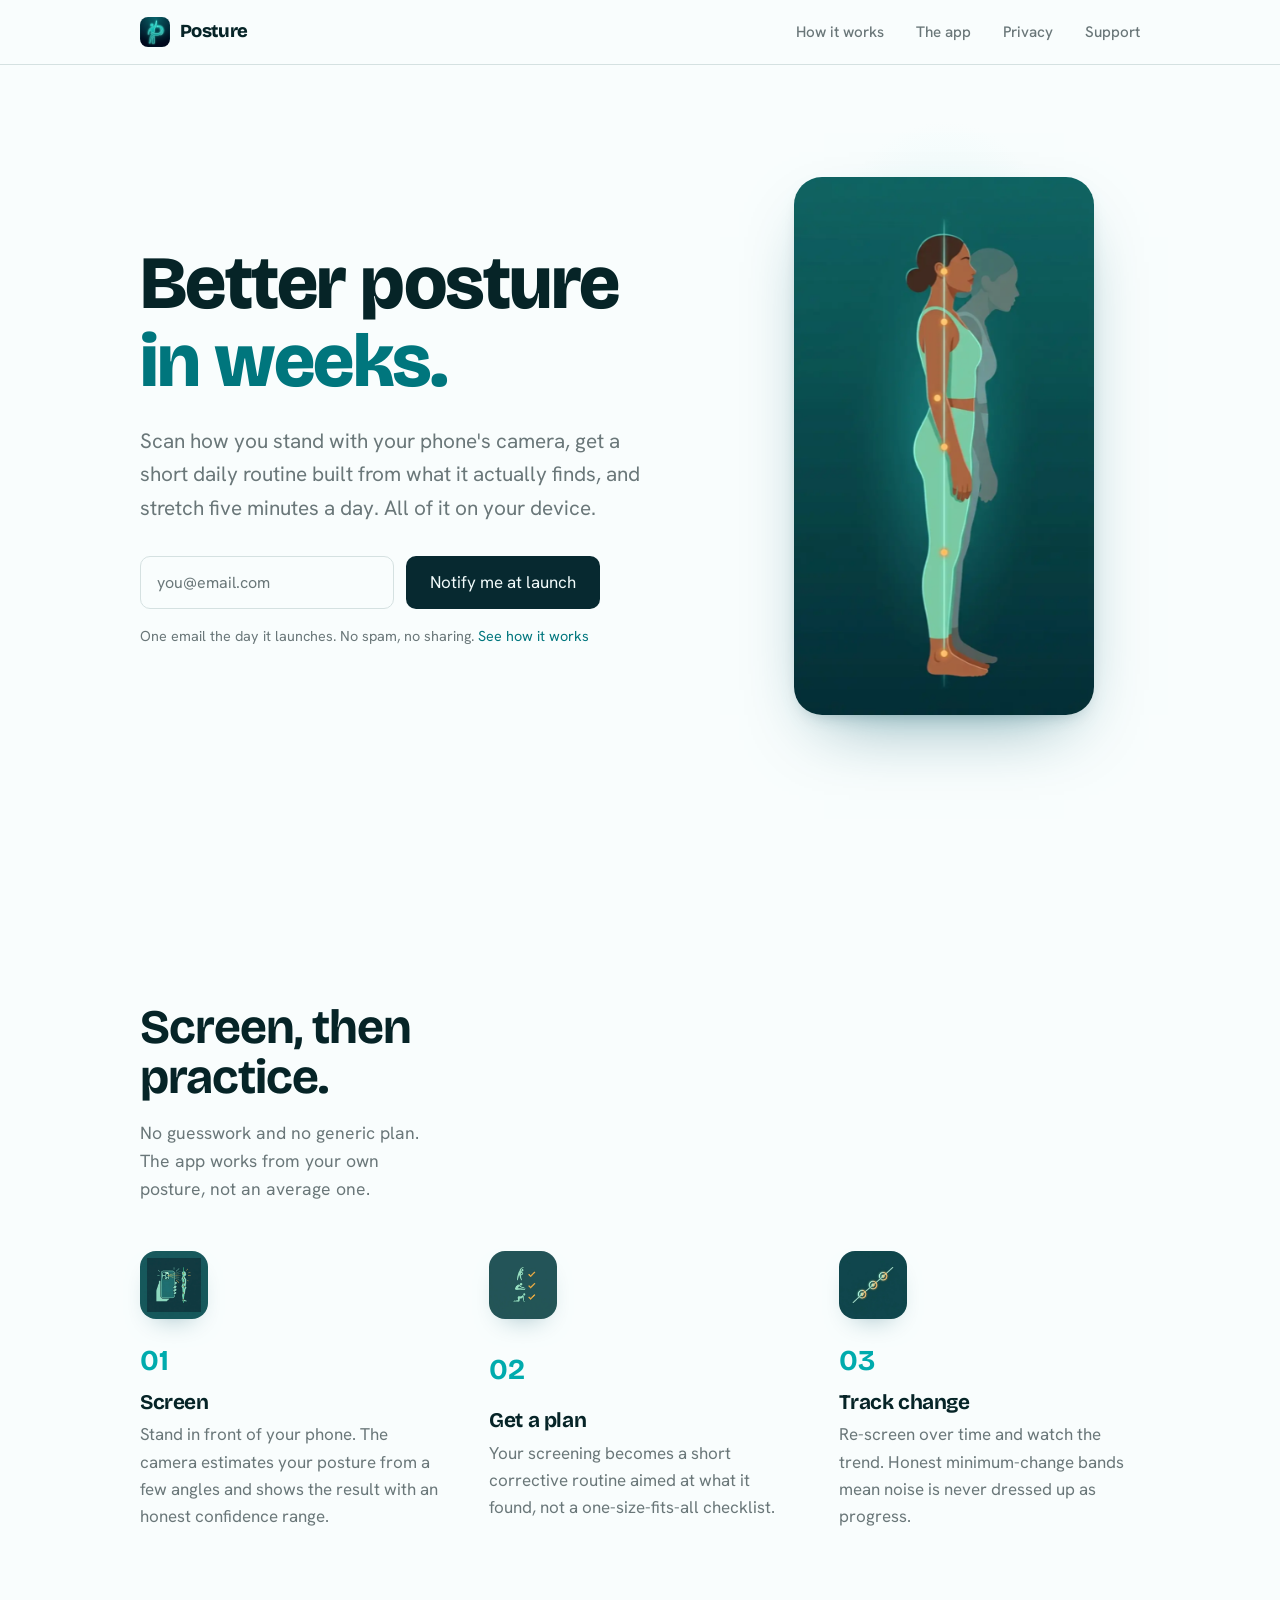
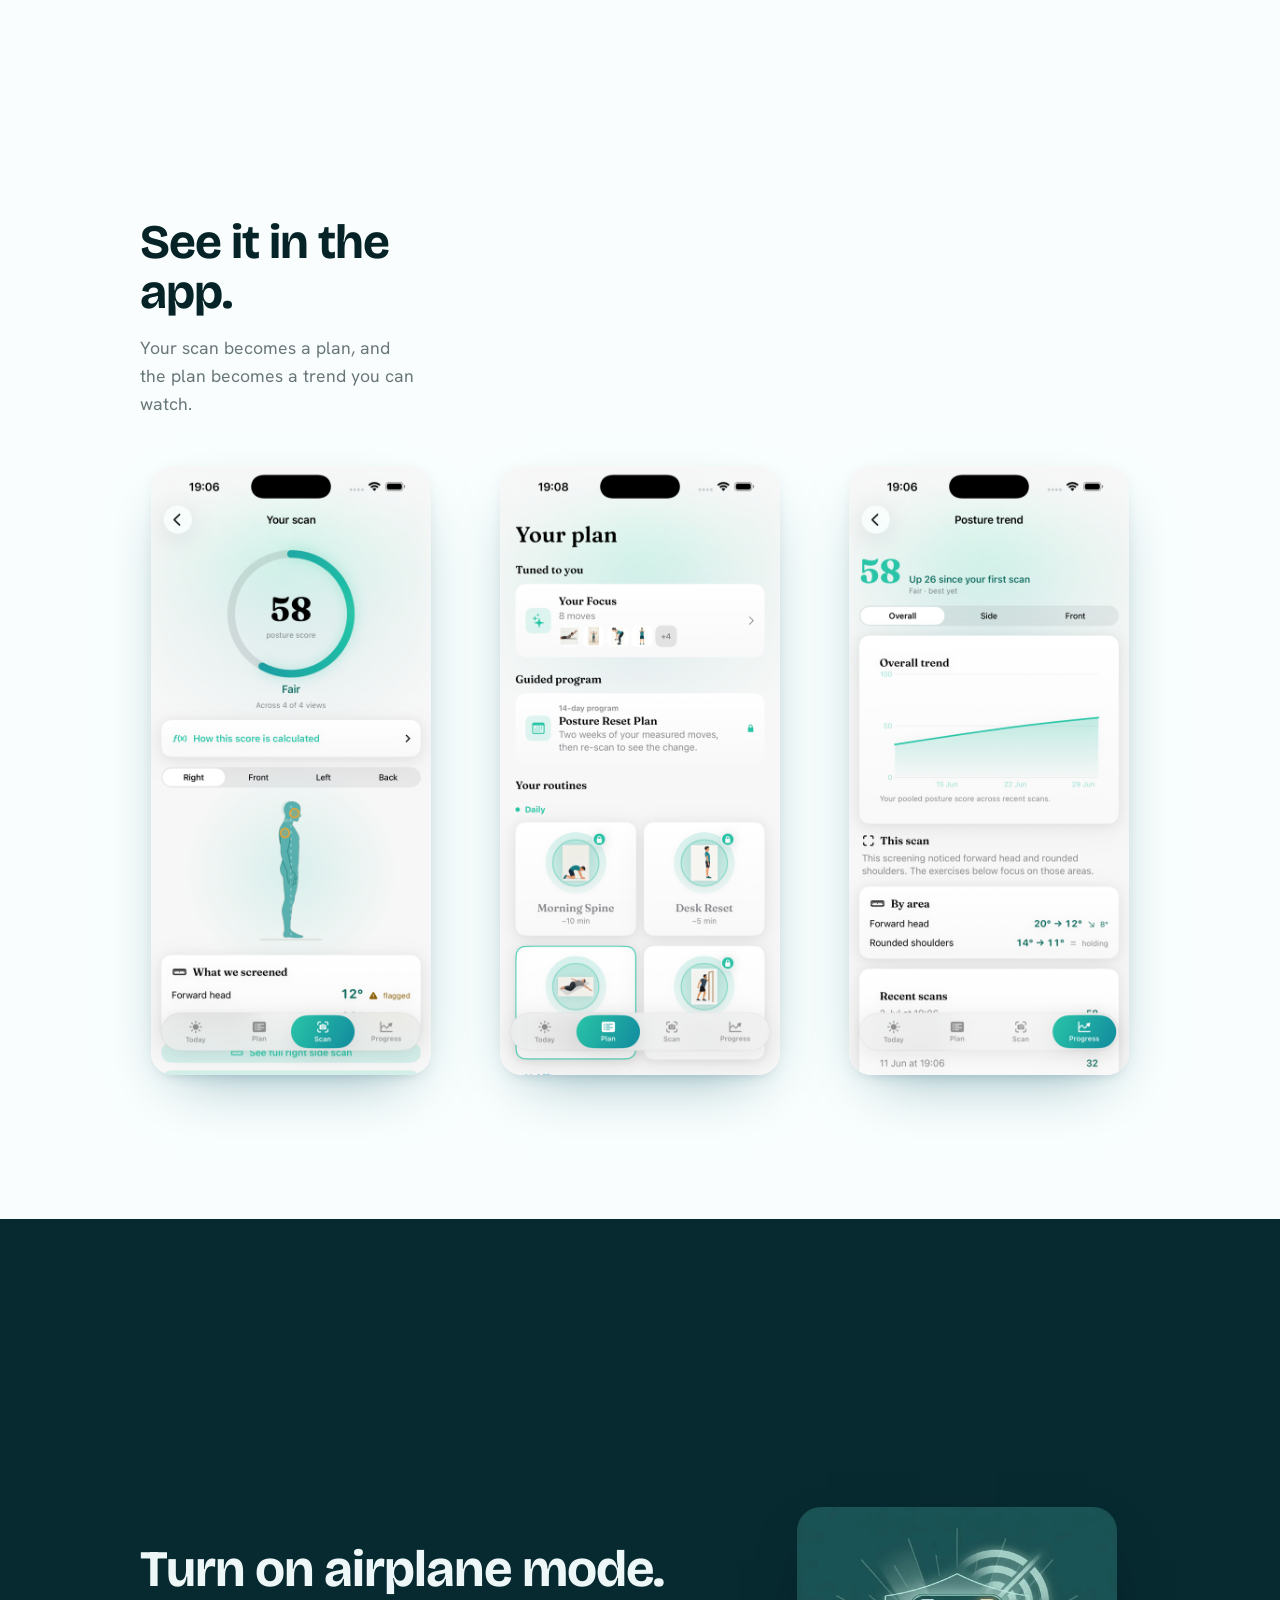
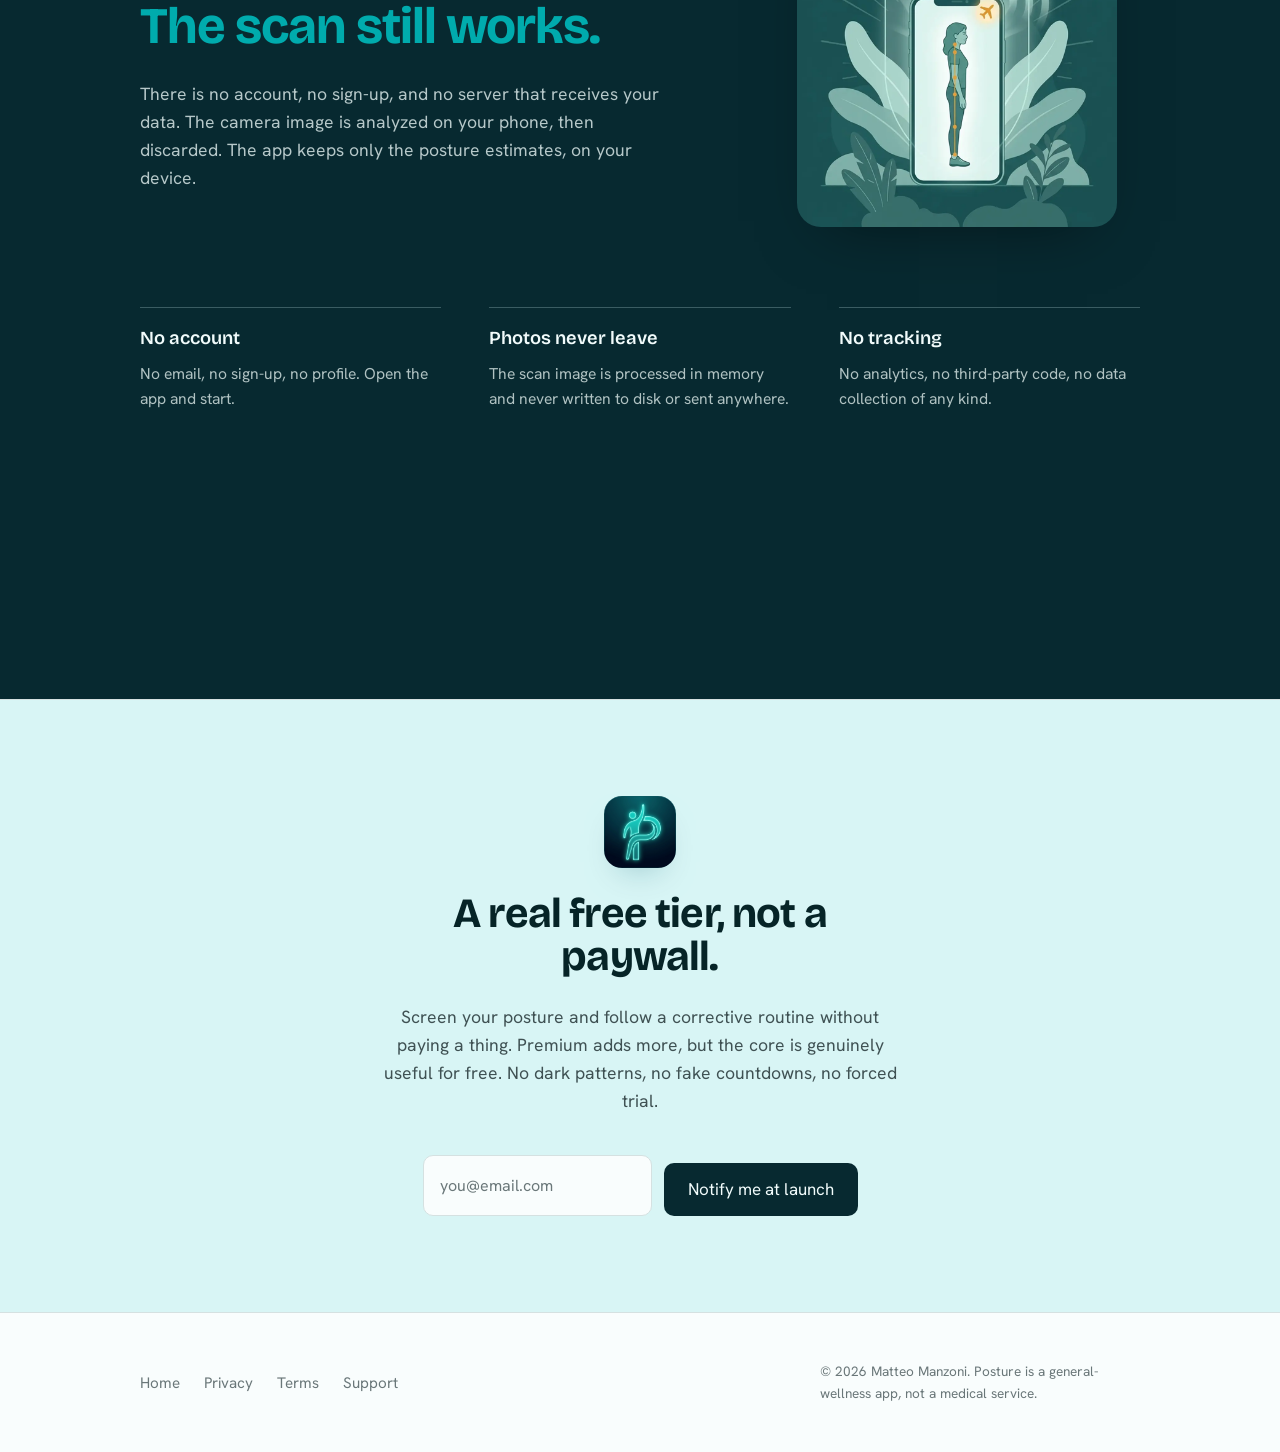
<file: index.html>
<!DOCTYPE html>
<html lang="en">
<head>
  <meta charset="UTF-8">
  <meta name="viewport" content="width=device-width, initial-scale=1.0">
  <title>Posture - check and improve your posture, privately</title>
  <meta name="description" content="Posture screens how you stand using your phone, then builds a short daily routine around what it finds. No account, no cloud, your photos never leave your device.">
  <meta property="og:title" content="Posture - check and improve your posture, privately">
  <meta property="og:description" content="Screen your posture on your phone, get a short daily routine, all on your device.">
  <meta property="og:image" content="https://matteo-manzoni.github.io/posture-app/img/og-card.png">
  <meta property="og:type" content="website">
  <meta name="twitter:card" content="summary_large_image">
  <meta name="theme-color" media="(prefers-color-scheme: light)" content="#fbfdfd">
  <meta name="theme-color" media="(prefers-color-scheme: dark)" content="#14191c">
  <link rel="icon" href="appicon.png">
  <link rel="stylesheet" href="style.css">
</head>
<body>
  <header class="nav">
    <div class="wrap">
      <a class="brand" href="/posture-app/"><img src="appicon.png" alt=""> Posture</a>
      <nav class="nav-links">
        <a href="#how">How it works</a>
        <a href="#app">The app</a>
        <a href="#privacy">Privacy</a>
        <a href="support.html">Support</a>
      </nav>
    </div>
  </header>

  <main>
    <section class="hero">
      <div class="wrap">
        <div>
          <h1 class="reveal">Better posture<br><em>in weeks.</em></h1>
          <p class="lead reveal" data-delay="1">Scan how you stand with your phone's camera, get a short daily routine built from what it actually finds, and stretch five minutes a day. All of it on your device.</p>
          <form class="notify reveal" data-delay="2" action="https://buttondown.com/api/emails/embed-subscribe/matteomanzoni" method="POST">
            <input type="email" name="email" required autocomplete="email" placeholder="you@email.com" aria-label="Your email">
            <input type="hidden" name="embed" value="1">
            <button type="submit" class="btn">Notify me at launch</button>
          </form>
          <p class="fineprint reveal" data-delay="3">One email the day it launches. No spam, no sharing. <a href="#how">See how it works</a></p>
        </div>
        <div class="hero-art reveal" data-delay="1">
          <img src="img/hero-figure.png" alt="Side-view posture figure with alignment line and joint markers" width="335" height="600">
        </div>
      </div>
    </section>

    <section id="how">
      <div class="wrap">
        <div class="section-head reveal">
          <h2>Screen, then practice.</h2>
          <p>No guesswork and no generic plan. The app works from your own posture, not an average one.</p>
        </div>
        <div class="steps">
          <div class="step reveal">
            <img class="step-icon" src="img/step-screen.png" alt="" width="72" height="72" loading="lazy">
            <span class="num">01</span>
            <div>
              <h3>Screen</h3>
              <p>Stand in front of your phone. The camera estimates your posture from a few angles and shows the result with an honest confidence range.</p>
            </div>
          </div>
          <div class="step reveal" data-delay="1">
            <img class="step-icon" src="img/step-plan.png" alt="" width="72" height="72" loading="lazy">
            <span class="num">02</span>
            <div>
              <h3>Get a plan</h3>
              <p>Your screening becomes a short corrective routine aimed at what it found, not a one-size-fits-all checklist.</p>
            </div>
          </div>
          <div class="step reveal" data-delay="2">
            <img class="step-icon" src="img/step-track.png" alt="" width="72" height="72" loading="lazy">
            <span class="num">03</span>
            <div>
              <h3>Track change</h3>
              <p>Re-screen over time and watch the trend. Honest minimum-change bands mean noise is never dressed up as progress.</p>
            </div>
          </div>
        </div>
      </div>
    </section>

    <section id="app" class="gallery-sec">
      <div class="wrap">
        <div class="section-head reveal">
          <h2>See it in the app.</h2>
          <p>Your scan becomes a plan, and the plan becomes a trend you can watch.</p>
        </div>
        <div class="gallery">
          <img class="shot reveal" src="img/app-scan.png" alt="Your scan result screen with an honest posture score" loading="lazy" width="276" height="600">
          <img class="shot reveal" data-delay="1" src="img/app-plan.png" alt="Your daily plan, tuned to your scan" loading="lazy" width="276" height="600">
          <img class="shot reveal" data-delay="2" src="img/app-progress.png" alt="Your posture trend over recent scans" loading="lazy" width="276" height="600">
        </div>
      </div>
    </section>

    <section class="privacy" id="privacy">
      <div class="wrap">
        <div class="privacy-head">
          <div>
            <p class="statement reveal">Turn on airplane mode. <b>The scan still works.</b></p>
            <p class="blurb reveal" data-delay="1">There is no account, no sign-up, and no server that receives your data. The camera image is analyzed on your phone, then discarded. The app keeps only the posture estimates, on your device.</p>
          </div>
          <img class="privacy-art reveal" data-delay="1" src="img/privacy-visual.png" alt="Phone running the scan in airplane mode, processing on device" width="300" height="300" loading="lazy">
        </div>
        <div class="points">
          <div class="point reveal">
            <h4>No account</h4>
            <p>No email, no sign-up, no profile. Open the app and start.</p>
          </div>
          <div class="point reveal" data-delay="1">
            <h4>Photos never leave</h4>
            <p>The scan image is processed in memory and never written to disk or sent anywhere.</p>
          </div>
          <div class="point reveal" data-delay="2">
            <h4>No tracking</h4>
            <p>No analytics, no third-party code, no data collection of any kind.</p>
          </div>
        </div>
      </div>
    </section>

    <section class="free">
      <div class="wrap reveal">
        <img class="free-icon" src="appicon.png" alt="" width="72" height="72">
        <h2>A real free tier, not a paywall.</h2>
        <p>Screen your posture and follow a corrective routine without paying a thing. Premium adds more, but the core is genuinely useful for free. No dark patterns, no fake countdowns, no forced trial.</p>
        <form class="notify" action="https://buttondown.com/api/emails/embed-subscribe/matteomanzoni" method="POST">
          <input type="email" name="email" required autocomplete="email" placeholder="you@email.com" aria-label="Your email">
          <input type="hidden" name="embed" value="1">
          <button type="submit" class="btn">Notify me at launch</button>
        </form>
      </div>
    </section>
  </main>

  <footer>
    <div class="wrap">
      <div class="flinks">
        <a href="/posture-app/">Home</a>
        <a href="privacy.html">Privacy</a>
        <a href="terms.html">Terms</a>
        <a href="support.html">Support</a>
      </div>
      <p class="legal">&copy; 2026 Matteo Manzoni. Posture is a general-wellness app, not a medical service.</p>
    </div>
  </footer>

  <script>
    // Staggered scroll-in reveals; respects reduced-motion via CSS.
    const io = new IntersectionObserver((entries) => {
      for (const e of entries) {
        if (e.isIntersecting) { e.target.classList.add('in'); io.unobserve(e.target); }
      }
    }, { rootMargin: '0px 0px -8% 0px', threshold: 0.1 });
    document.querySelectorAll('.reveal').forEach(el => io.observe(el));
  </script>
</body>
</html>
</file>
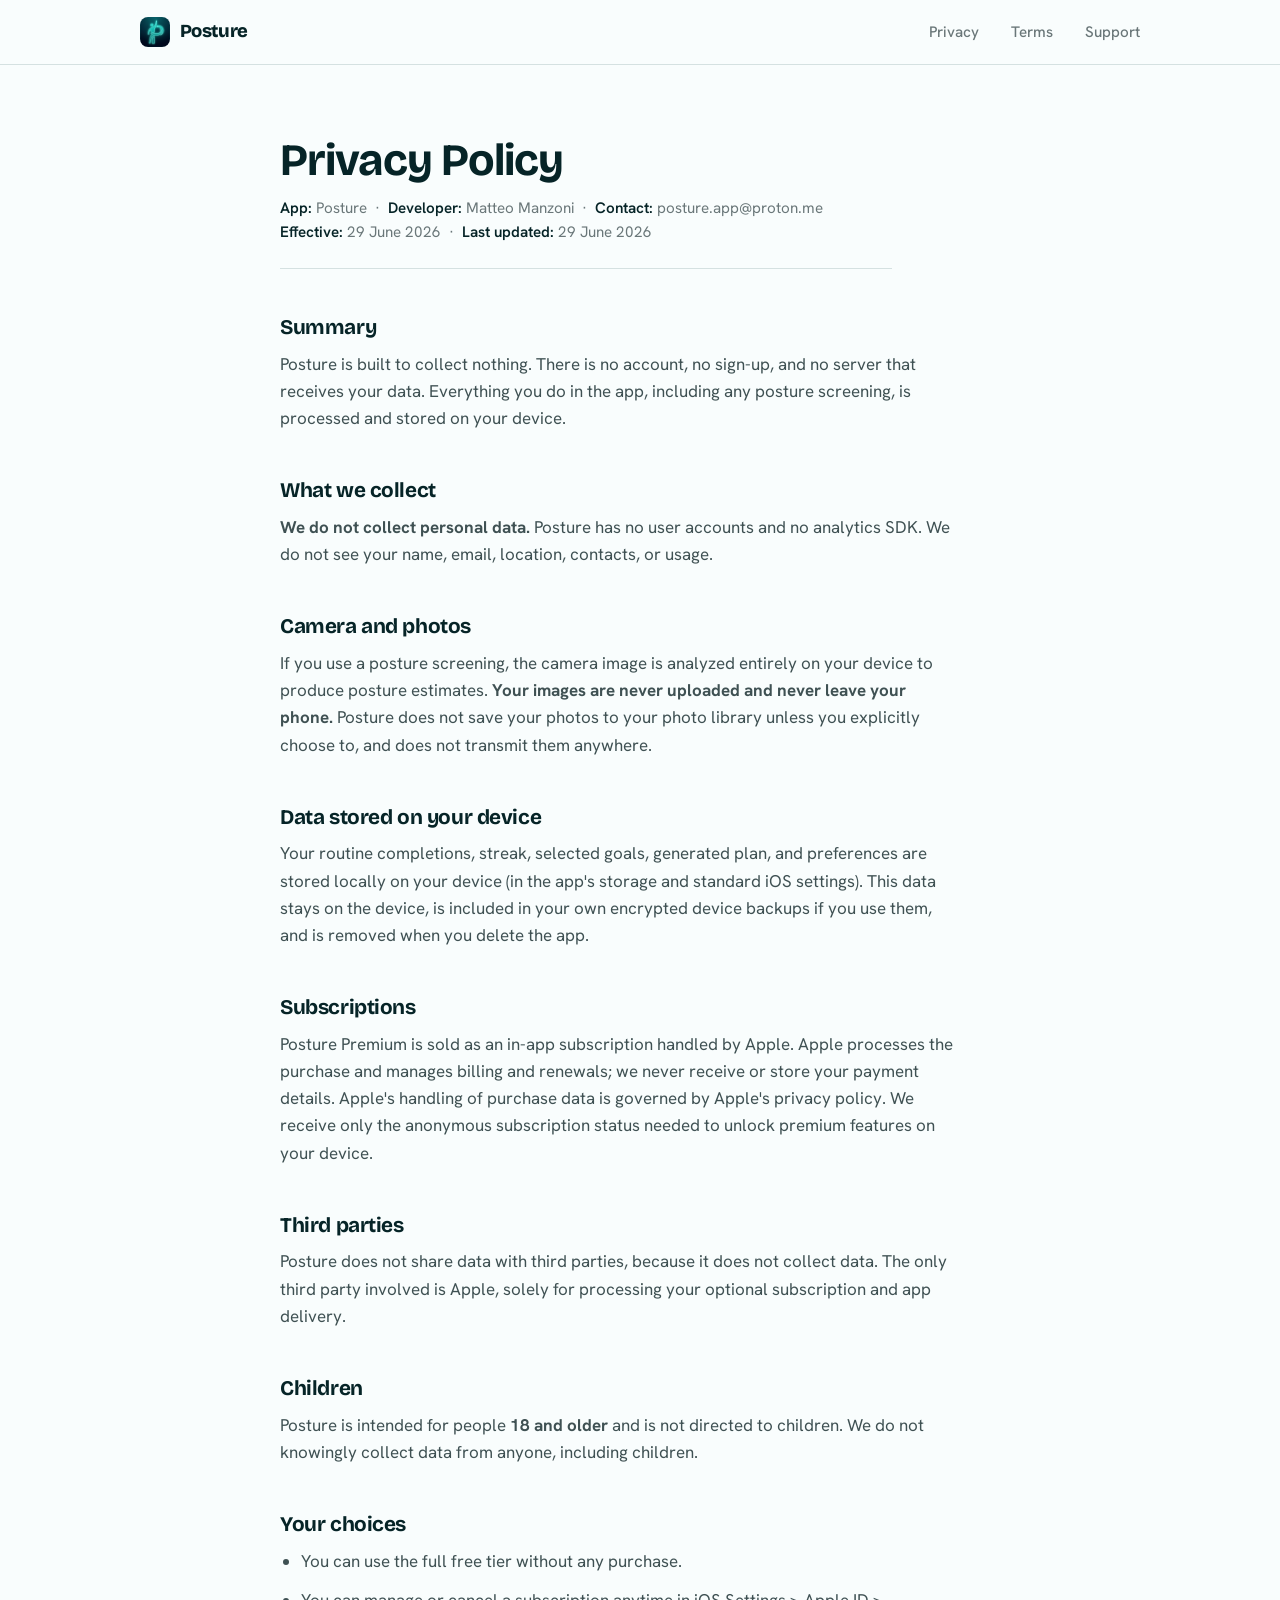
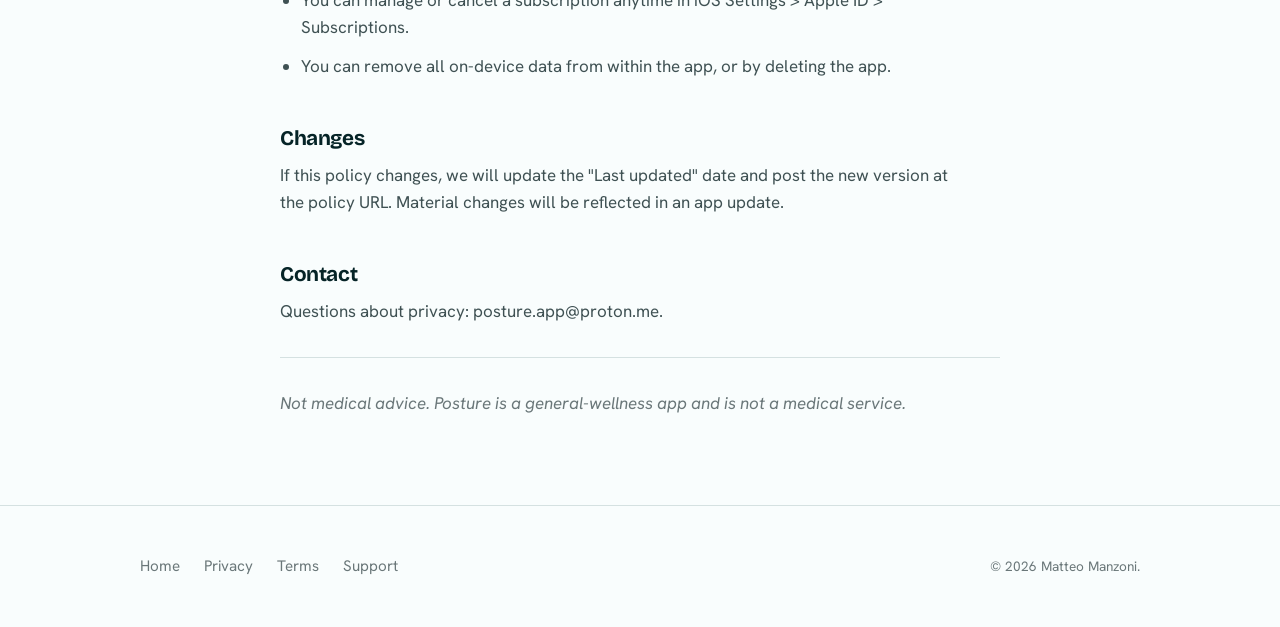
<file: privacy.html>
<!DOCTYPE html>
<html lang="en">
<head>
  <meta charset="UTF-8">
  <meta name="viewport" content="width=device-width, initial-scale=1.0">
  <title>Privacy Policy - Posture</title>
  <link rel="icon" href="appicon.png">
  <link rel="stylesheet" href="style.css">
</head>
<body>
  <header class="nav">
    <div class="wrap">
      <a class="brand" href="/posture-app/"><img src="appicon.png" alt=""> Posture</a>
      <nav class="nav-links">
        <a href="privacy.html">Privacy</a>
        <a href="terms.html">Terms</a>
        <a href="support.html">Support</a>
      </nav>
    </div>
  </header>

  <main class="wrap doc">
    <h1>Privacy Policy</h1>
    <p class="meta">
      <strong>App:</strong> Posture &nbsp;&middot;&nbsp;
      <strong>Developer:</strong> Matteo Manzoni &nbsp;&middot;&nbsp;
      <strong>Contact:</strong> posture.app@proton.me<br>
      <strong>Effective:</strong> 29 June 2026 &nbsp;&middot;&nbsp;
      <strong>Last updated:</strong> 29 June 2026
    </p>

    <h2>Summary</h2>
    <p>Posture is built to collect nothing. There is no account, no sign-up, and no server that receives your data. Everything you do in the app, including any posture screening, is processed and stored on your device.</p>

    <h2>What we collect</h2>
    <p><strong>We do not collect personal data.</strong> Posture has no user accounts and no analytics SDK. We do not see your name, email, location, contacts, or usage.</p>

    <h2>Camera and photos</h2>
    <p>If you use a posture screening, the camera image is analyzed entirely on your device to produce posture estimates. <strong>Your images are never uploaded and never leave your phone.</strong> Posture does not save your photos to your photo library unless you explicitly choose to, and does not transmit them anywhere.</p>

    <h2>Data stored on your device</h2>
    <p>Your routine completions, streak, selected goals, generated plan, and preferences are stored locally on your device (in the app's storage and standard iOS settings). This data stays on the device, is included in your own encrypted device backups if you use them, and is removed when you delete the app.</p>

    <h2>Subscriptions</h2>
    <p>Posture Premium is sold as an in-app subscription handled by Apple. Apple processes the purchase and manages billing and renewals; we never receive or store your payment details. Apple's handling of purchase data is governed by Apple's privacy policy. We receive only the anonymous subscription status needed to unlock premium features on your device.</p>

    <h2>Third parties</h2>
    <p>Posture does not share data with third parties, because it does not collect data. The only third party involved is Apple, solely for processing your optional subscription and app delivery.</p>

    <h2>Children</h2>
    <p>Posture is intended for people <strong>18 and older</strong> and is not directed to children. We do not knowingly collect data from anyone, including children.</p>

    <h2>Your choices</h2>
    <ul>
      <li>You can use the full free tier without any purchase.</li>
      <li>You can manage or cancel a subscription anytime in iOS Settings &gt; Apple ID &gt; Subscriptions.</li>
      <li>You can remove all on-device data from within the app, or by deleting the app.</li>
    </ul>

    <h2>Changes</h2>
    <p>If this policy changes, we will update the "Last updated" date and post the new version at the policy URL. Material changes will be reflected in an app update.</p>

    <h2>Contact</h2>
    <p>Questions about privacy: posture.app@proton.me.</p>

    <hr>
    <p><em>Not medical advice. Posture is a general-wellness app and is not a medical service.</em></p>
  </main>

  <footer>
    <div class="wrap">
      <div class="flinks">
        <a href="/posture-app/">Home</a>
        <a href="privacy.html">Privacy</a>
        <a href="terms.html">Terms</a>
        <a href="support.html">Support</a>
      </div>
      <p class="legal">&copy; 2026 Matteo Manzoni.</p>
    </div>
  </footer>
</body>
</html>
</file>
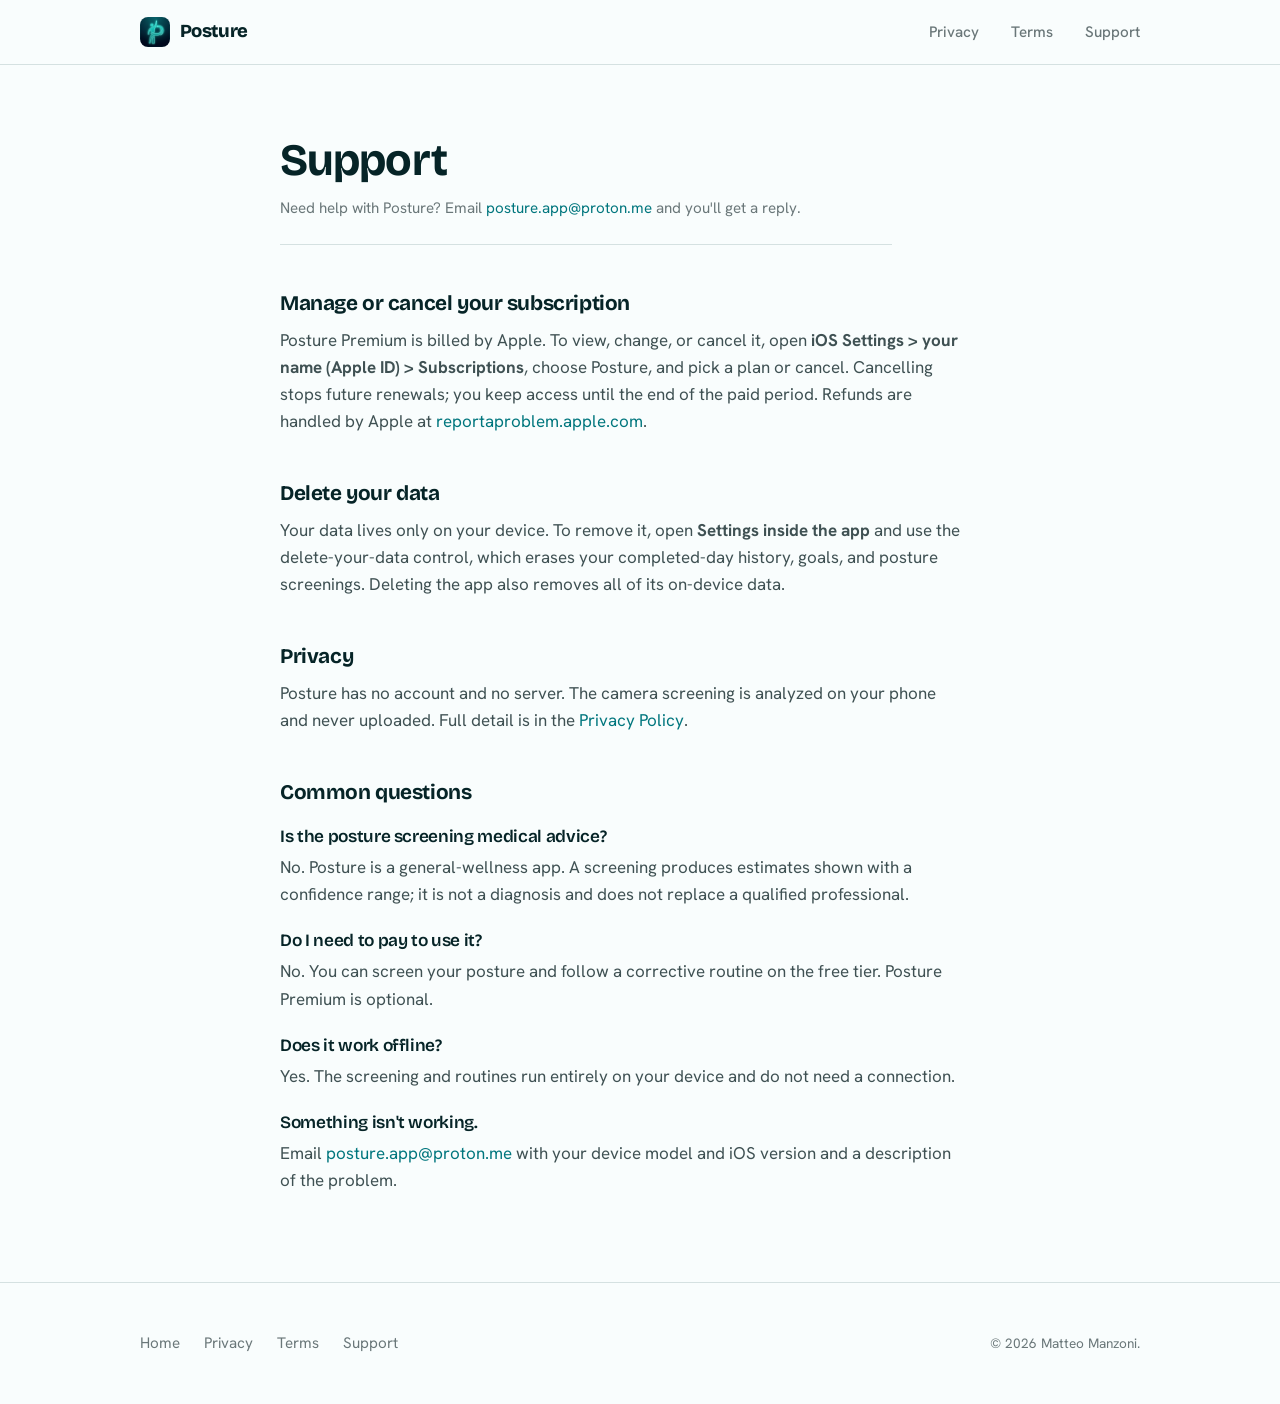
<file: support.html>
<!DOCTYPE html>
<html lang="en">
<head>
  <meta charset="UTF-8">
  <meta name="viewport" content="width=device-width, initial-scale=1.0">
  <title>Support - Posture</title>
  <link rel="icon" href="appicon.png">
  <link rel="stylesheet" href="style.css">
</head>
<body>
  <header class="nav">
    <div class="wrap">
      <a class="brand" href="/posture-app/"><img src="appicon.png" alt=""> Posture</a>
      <nav class="nav-links">
        <a href="privacy.html">Privacy</a>
        <a href="terms.html">Terms</a>
        <a href="support.html">Support</a>
      </nav>
    </div>
  </header>

  <main class="wrap doc">
    <h1>Support</h1>
    <p class="meta">Need help with Posture? Email <a href="mailto:posture.app@proton.me">posture.app@proton.me</a> and you'll get a reply.</p>

    <h2>Manage or cancel your subscription</h2>
    <p>Posture Premium is billed by Apple. To view, change, or cancel it, open <strong>iOS Settings &gt; your name (Apple ID) &gt; Subscriptions</strong>, choose Posture, and pick a plan or cancel. Cancelling stops future renewals; you keep access until the end of the paid period. Refunds are handled by Apple at <a href="https://reportaproblem.apple.com">reportaproblem.apple.com</a>.</p>

    <h2>Delete your data</h2>
    <p>Your data lives only on your device. To remove it, open <strong>Settings inside the app</strong> and use the delete-your-data control, which erases your completed-day history, goals, and posture screenings. Deleting the app also removes all of its on-device data.</p>

    <h2>Privacy</h2>
    <p>Posture has no account and no server. The camera screening is analyzed on your phone and never uploaded. Full detail is in the <a href="privacy.html">Privacy Policy</a>.</p>

    <h2>Common questions</h2>
    <h3>Is the posture screening medical advice?</h3>
    <p>No. Posture is a general-wellness app. A screening produces estimates shown with a confidence range; it is not a diagnosis and does not replace a qualified professional.</p>

    <h3>Do I need to pay to use it?</h3>
    <p>No. You can screen your posture and follow a corrective routine on the free tier. Posture Premium is optional.</p>

    <h3>Does it work offline?</h3>
    <p>Yes. The screening and routines run entirely on your device and do not need a connection.</p>

    <h3>Something isn't working.</h3>
    <p>Email <a href="mailto:posture.app@proton.me">posture.app@proton.me</a> with your device model and iOS version and a description of the problem.</p>
  </main>

  <footer>
    <div class="wrap">
      <div class="flinks">
        <a href="/posture-app/">Home</a>
        <a href="privacy.html">Privacy</a>
        <a href="terms.html">Terms</a>
        <a href="support.html">Support</a>
      </div>
      <p class="legal">&copy; 2026 Matteo Manzoni.</p>
    </div>
  </footer>
</body>
</html>
</file>
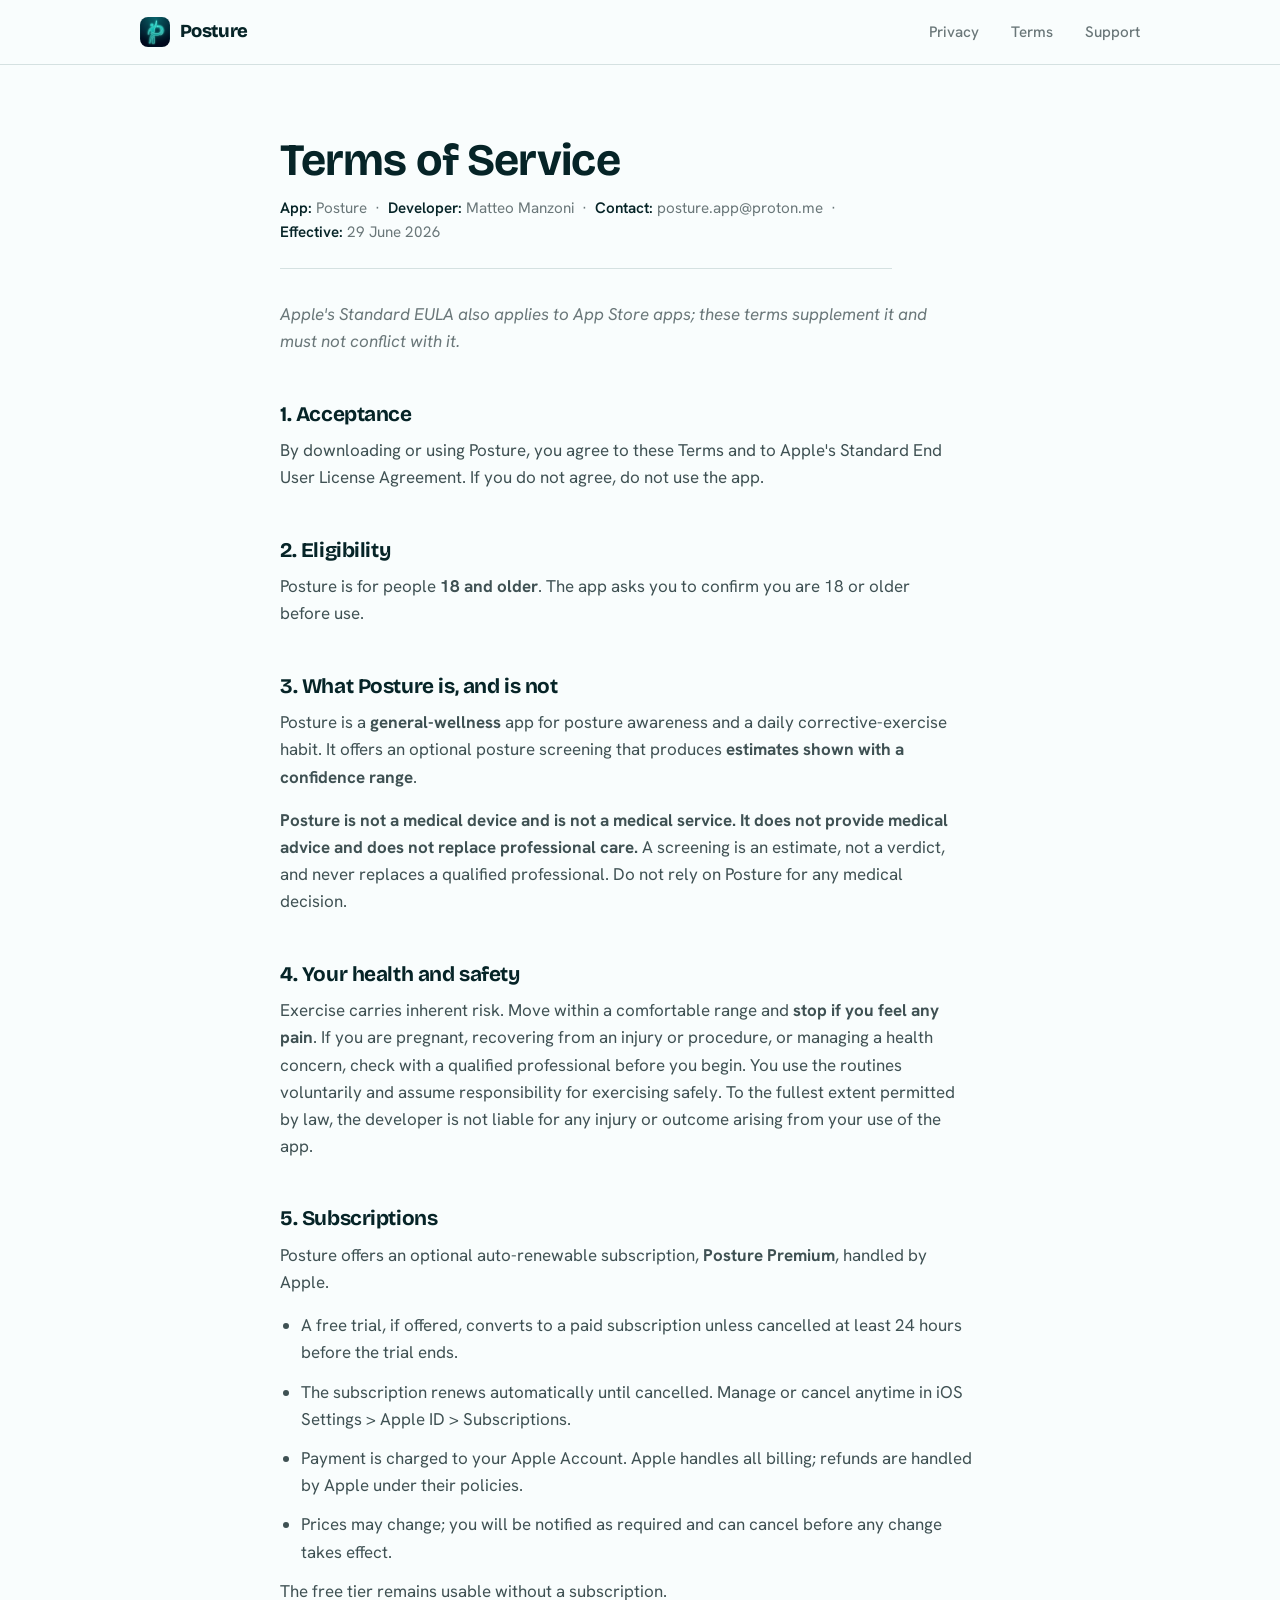
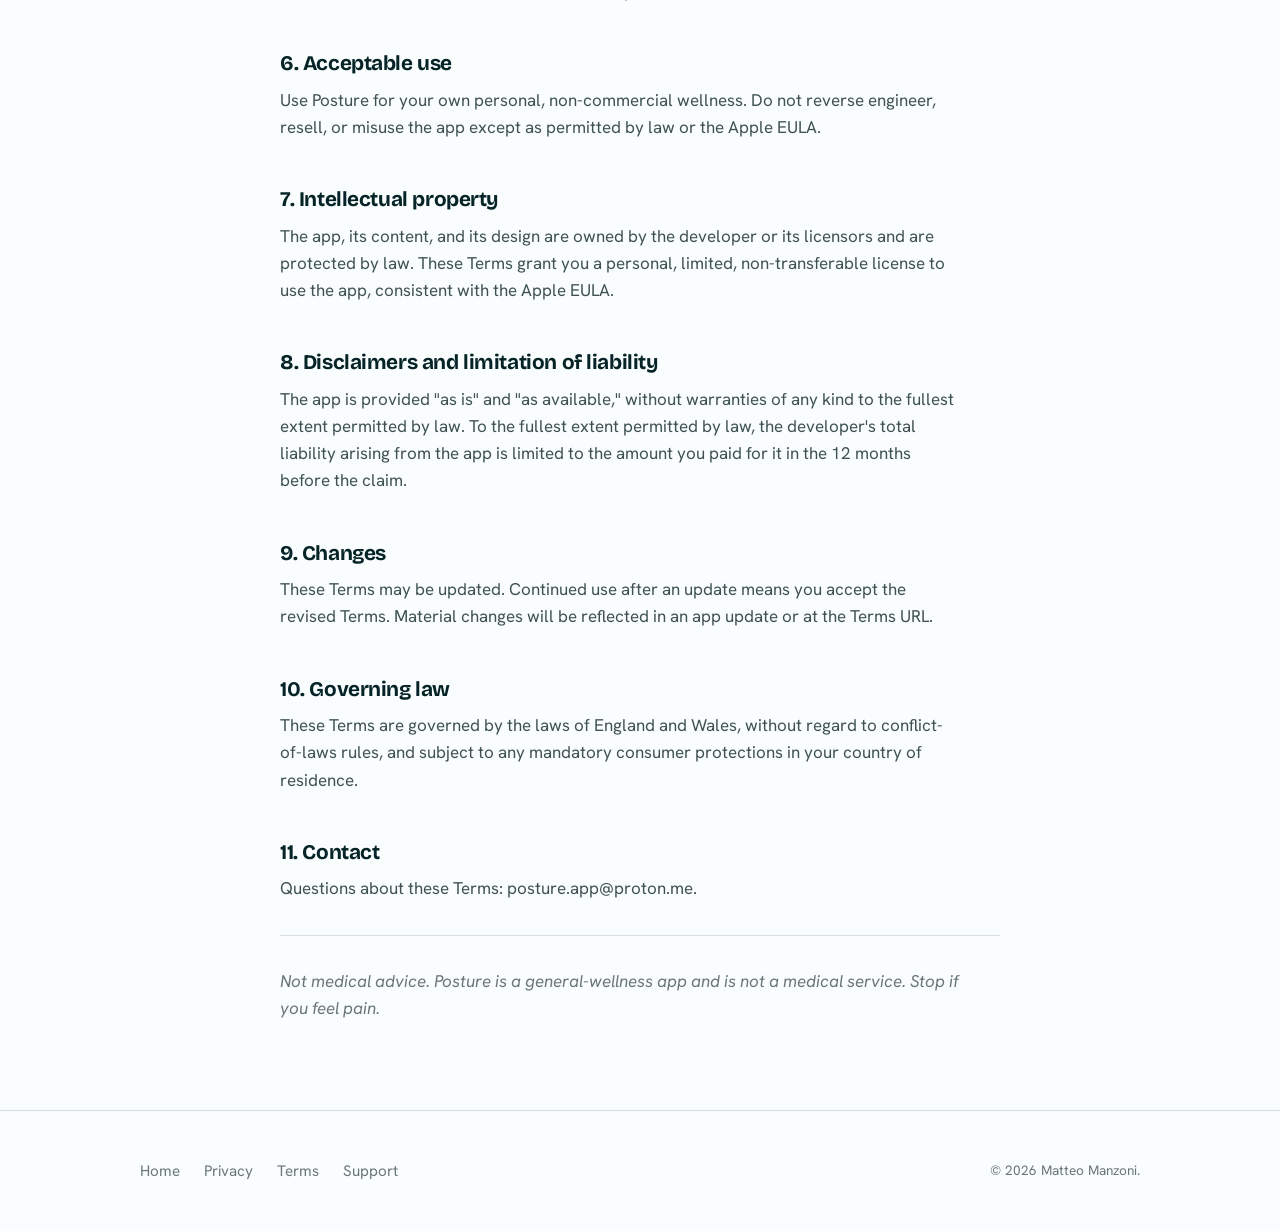
<file: terms.html>
<!DOCTYPE html>
<html lang="en">
<head>
  <meta charset="UTF-8">
  <meta name="viewport" content="width=device-width, initial-scale=1.0">
  <title>Terms of Service - Posture</title>
  <link rel="icon" href="appicon.png">
  <link rel="stylesheet" href="style.css">
</head>
<body>
  <header class="nav">
    <div class="wrap">
      <a class="brand" href="/posture-app/"><img src="appicon.png" alt=""> Posture</a>
      <nav class="nav-links">
        <a href="privacy.html">Privacy</a>
        <a href="terms.html">Terms</a>
        <a href="support.html">Support</a>
      </nav>
    </div>
  </header>

  <main class="wrap doc">
    <h1>Terms of Service</h1>
    <p class="meta">
      <strong>App:</strong> Posture &nbsp;&middot;&nbsp;
      <strong>Developer:</strong> Matteo Manzoni &nbsp;&middot;&nbsp;
      <strong>Contact:</strong> posture.app@proton.me &nbsp;&middot;&nbsp;
      <strong>Effective:</strong> 29 June 2026
    </p>
    <p><em>Apple's Standard EULA also applies to App Store apps; these terms supplement it and must not conflict with it.</em></p>

    <h2>1. Acceptance</h2>
    <p>By downloading or using Posture, you agree to these Terms and to Apple's Standard End User License Agreement. If you do not agree, do not use the app.</p>

    <h2>2. Eligibility</h2>
    <p>Posture is for people <strong>18 and older</strong>. The app asks you to confirm you are 18 or older before use.</p>

    <h2>3. What Posture is, and is not</h2>
    <p>Posture is a <strong>general-wellness</strong> app for posture awareness and a daily corrective-exercise habit. It offers an optional posture screening that produces <strong>estimates shown with a confidence range</strong>.</p>
    <p><strong>Posture is not a medical device and is not a medical service. It does not provide medical advice and does not replace professional care.</strong> A screening is an estimate, not a verdict, and never replaces a qualified professional. Do not rely on Posture for any medical decision.</p>

    <h2>4. Your health and safety</h2>
    <p>Exercise carries inherent risk. Move within a comfortable range and <strong>stop if you feel any pain</strong>. If you are pregnant, recovering from an injury or procedure, or managing a health concern, check with a qualified professional before you begin. You use the routines voluntarily and assume responsibility for exercising safely. To the fullest extent permitted by law, the developer is not liable for any injury or outcome arising from your use of the app.</p>

    <h2>5. Subscriptions</h2>
    <p>Posture offers an optional auto-renewable subscription, <strong>Posture Premium</strong>, handled by Apple.</p>
    <ul>
      <li>A free trial, if offered, converts to a paid subscription unless cancelled at least 24 hours before the trial ends.</li>
      <li>The subscription renews automatically until cancelled. Manage or cancel anytime in iOS Settings &gt; Apple ID &gt; Subscriptions.</li>
      <li>Payment is charged to your Apple Account. Apple handles all billing; refunds are handled by Apple under their policies.</li>
      <li>Prices may change; you will be notified as required and can cancel before any change takes effect.</li>
    </ul>
    <p>The free tier remains usable without a subscription.</p>

    <h2>6. Acceptable use</h2>
    <p>Use Posture for your own personal, non-commercial wellness. Do not reverse engineer, resell, or misuse the app except as permitted by law or the Apple EULA.</p>

    <h2>7. Intellectual property</h2>
    <p>The app, its content, and its design are owned by the developer or its licensors and are protected by law. These Terms grant you a personal, limited, non-transferable license to use the app, consistent with the Apple EULA.</p>

    <h2>8. Disclaimers and limitation of liability</h2>
    <p>The app is provided "as is" and "as available," without warranties of any kind to the fullest extent permitted by law. To the fullest extent permitted by law, the developer's total liability arising from the app is limited to the amount you paid for it in the 12 months before the claim.</p>

    <h2>9. Changes</h2>
    <p>These Terms may be updated. Continued use after an update means you accept the revised Terms. Material changes will be reflected in an app update or at the Terms URL.</p>

    <h2>10. Governing law</h2>
    <p>These Terms are governed by the laws of England and Wales, without regard to conflict-of-laws rules, and subject to any mandatory consumer protections in your country of residence.</p>

    <h2>11. Contact</h2>
    <p>Questions about these Terms: posture.app@proton.me.</p>

    <hr>
    <p><em>Not medical advice. Posture is a general-wellness app and is not a medical service. Stop if you feel pain.</em></p>
  </main>

  <footer>
    <div class="wrap">
      <div class="flinks">
        <a href="/posture-app/">Home</a>
        <a href="privacy.html">Privacy</a>
        <a href="terms.html">Terms</a>
        <a href="support.html">Support</a>
      </div>
      <p class="legal">&copy; 2026 Matteo Manzoni.</p>
    </div>
  </footer>
</body>
</html>
</file>
<file: style.css>
/* Posture - editorial light theme, teal drawn from the app icon */

@import url('https://fonts.googleapis.com/css2?family=Bricolage+Grotesque:opsz,wght@12..96,500;12..96,600;12..96,700;12..96,800&family=Hanken+Grotesk:wght@400;500;600&display=swap');

:root {
  /* OKLCH, neutrals tinted toward the brand teal hue (~198) */
  --bg:        oklch(0.992 0.004 198);
  --surface:   oklch(0.972 0.008 198);
  --ink:       oklch(0.24 0.035 205);
  --body:      oklch(0.42 0.022 205);
  --muted:     oklch(0.56 0.016 205);
  --line:      oklch(0.90 0.012 198);
  --teal:      oklch(0.66 0.135 196);
  --teal-deep: oklch(0.50 0.115 200);
  --teal-soft: oklch(0.95 0.03 196);
  --dark:      oklch(0.26 0.04 215);

  /* 4pt spacing scale, semantic */
  --space-xs: 0.5rem;
  --space-sm: 0.75rem;
  --space-md: 1rem;
  --space-lg: 1.5rem;
  --space-xl: 2rem;
  --space-2xl: 3rem;
  --space-3xl: 5rem;
  --space-4xl: clamp(5rem, 12vw, 9rem);

  --maxw: 1080px;
  --measure: 68ch;

  color-scheme: light dark;
}

/* Adaptive dark theme - same hue family, tokens swapped */
@media (prefers-color-scheme: dark) {
  :root {
    --bg:        oklch(0.17 0.015 215);
    --surface:   oklch(0.22 0.02 212);
    --ink:       oklch(0.95 0.012 198);
    --body:      oklch(0.80 0.016 200);
    --muted:     oklch(0.66 0.016 202);
    --line:      oklch(0.30 0.02 210);
    --teal:      oklch(0.72 0.125 196);
    --teal-deep: oklch(0.74 0.10 196);
    --teal-soft: oklch(0.26 0.045 200);
  }
}

* { margin: 0; padding: 0; box-sizing: border-box; }
html { scroll-behavior: smooth; -webkit-text-size-adjust: 100%; }

body {
  font-family: "Hanken Grotesk", -apple-system, BlinkMacSystemFont, sans-serif;
  background: var(--bg);
  color: var(--body);
  line-height: 1.6;
  font-size: 1.0625rem;
  -webkit-font-smoothing: antialiased;
  text-rendering: optimizeLegibility;
  overflow-x: hidden;
}

h1, h2, h3 { font-family: "Bricolage Grotesque", sans-serif; color: var(--ink); line-height: 1.04; letter-spacing: -0.02em; font-weight: 700; }

a { color: var(--teal-deep); text-decoration: none; }
a:hover { color: var(--ink); }

.wrap { max-width: var(--maxw); margin: 0 auto; padding-inline: clamp(1.25rem, 5vw, 2.5rem); }

/* ---------- Nav ---------- */
header.nav {
  position: sticky; top: 0; z-index: 20;
  background: color-mix(in oklch, var(--bg) 82%, transparent);
  backdrop-filter: saturate(150%) blur(10px);
  border-bottom: 1px solid var(--line);
}
header.nav .wrap { display: flex; align-items: center; justify-content: space-between; height: 64px; }
.brand { display: inline-flex; align-items: center; gap: 0.6rem; font-family: "Bricolage Grotesque", sans-serif; font-weight: 800; font-size: 1.15rem; color: var(--ink); letter-spacing: -0.02em; }
.brand:hover { color: var(--ink); }
.brand img { width: 30px; height: 30px; border-radius: 8px; display: block; }
.nav-links { display: flex; gap: clamp(1rem, 3vw, 2rem); font-size: 0.95rem; font-weight: 500; }
.nav-links a { color: var(--muted); }
.nav-links a:hover { color: var(--teal-deep); }

/* ---------- Buttons ---------- */
.btn {
  display: inline-flex; align-items: center; gap: 0.5rem;
  font-weight: 600; font-size: 1rem;
  padding: 0.8rem 1.5rem; border-radius: 10px;
  background: var(--dark); color: oklch(0.98 0.01 196);
  transition: transform 0.25s cubic-bezier(0.2,0.7,0.3,1), background 0.25s;
}
.btn:hover { background: var(--ink); color: oklch(0.99 0.01 196); transform: translateY(-2px); }
@media (prefers-color-scheme: dark) {
  .btn { background: oklch(0.93 0.03 196); color: oklch(0.22 0.03 210); }
  .btn:hover { background: oklch(0.98 0.015 196); color: oklch(0.20 0.03 210); }
}
.btn[aria-disabled="true"] { background: var(--surface); color: var(--muted); border: 1px solid var(--line); cursor: default; }
.btn[aria-disabled="true"]:hover { transform: none; background: var(--surface); color: var(--muted); }
.textlink { font-weight: 600; color: var(--teal-deep); }
.textlink::after { content: " \2192"; }

/* ---------- Hero ---------- */
.hero { padding-block: clamp(3.5rem, 9vw, 7rem) var(--space-4xl); }
.hero .wrap { display: grid; grid-template-columns: 1.35fr 1fr; gap: clamp(2rem, 6vw, 5rem); align-items: center; }
.hero h1 { font-size: clamp(2.6rem, 6.5vw, 4.7rem); font-weight: 800; max-width: 16ch; }
.hero h1 em { font-style: normal; color: var(--teal-deep); }
.hero .lead { margin-top: var(--space-lg); font-size: clamp(1.1rem, 2vw, 1.3rem); color: var(--muted); max-width: 46ch; }
.hero .actions { margin-top: var(--space-xl); display: flex; align-items: center; gap: var(--space-lg); flex-wrap: wrap; }

/* Email capture (pre-launch) */
.notify { display: flex; gap: var(--space-sm); flex-wrap: wrap; margin-top: var(--space-xl); max-width: 460px; }
.notify input {
  flex: 1 1 220px; min-width: 0; padding: 0.8rem 1rem; border-radius: 10px;
  border: 1px solid var(--line); background: var(--bg); color: var(--ink);
  font: inherit; font-size: 1rem;
}
.notify input::placeholder { color: var(--muted); }
.notify input:focus { outline: none; border-color: var(--teal); box-shadow: 0 0 0 3px var(--teal-soft); }
.notify .btn { border: none; cursor: pointer; font: inherit; white-space: nowrap; }
.free .notify { justify-content: center; margin-top: var(--space-md); margin-inline: auto; }
.hero .fineprint { margin-top: var(--space-md); font-size: 0.9rem; color: var(--muted); }
.hero-art { justify-self: center; position: relative; }
.hero-art img {
  width: clamp(190px, 26vw, 300px); height: auto; border-radius: 28px; display: block;
  box-shadow: 0 30px 70px -30px oklch(0.40 0.10 210 / 0.55), 0 8px 20px -12px oklch(0.30 0.08 210 / 0.4);
}
.hero-art::before {
  content: ""; position: absolute; inset: -18% -12% -22% -12%; z-index: -1;
  background: radial-gradient(60% 55% at 50% 45%, var(--teal-soft), transparent 72%);
}

/* ---------- Sections ---------- */
section { padding-block: var(--space-4xl); }
.section-head { max-width: 28ch; margin-bottom: var(--space-2xl); }
.section-head h2 { font-size: clamp(1.9rem, 4.5vw, 3rem); font-weight: 700; }
.section-head p { margin-top: var(--space-md); color: var(--muted); font-size: 1.1rem; max-width: 50ch; }

/* Steps - editorial, big numbers, not identical cards */
.steps { display: grid; gap: clamp(2rem, 5vw, 3.5rem); }
@media (min-width: 720px) { .steps { grid-template-columns: repeat(3, 1fr); gap: clamp(2rem, 4vw, 3rem); } }
.step { display: grid; grid-template-columns: auto 1fr; gap: var(--space-lg); align-items: start; }
@media (min-width: 720px) { .step { grid-template-columns: 1fr; gap: var(--space-md); } }
.step-icon { width: 68px; height: 68px; border-radius: 16px; display: block; margin-bottom: var(--space-sm); box-shadow: 0 12px 28px -16px oklch(0.40 0.10 210 / 0.5); }
.step .num { font-family: "Bricolage Grotesque", sans-serif; font-weight: 700; font-size: clamp(1.4rem, 3vw, 1.8rem); color: var(--teal); line-height: 1; }
.step h3 { font-size: 1.3rem; margin-bottom: var(--space-xs); }
.step p { color: var(--muted); max-width: 34ch; }

/* App gallery - real screenshots, story order */
.gallery { display: grid; gap: clamp(1.75rem, 5vw, 3rem); justify-items: center; grid-template-columns: 1fr; }
@media (min-width: 720px) { .gallery { grid-template-columns: repeat(3, 1fr); align-items: start; } }
.gallery .shot {
  width: 100%; max-width: 280px; height: auto; border-radius: 22px; display: block;
  box-shadow: 0 24px 60px -28px oklch(0.40 0.10 210 / 0.5), 0 6px 16px -10px oklch(0.30 0.08 210 / 0.35);
}

/* Privacy - full statement, dark to echo the icon */
.privacy { background: var(--dark); color: oklch(0.92 0.02 198); border-radius: 0; }
.privacy .wrap { padding-block: var(--space-4xl); }
.privacy .statement { font-family: "Bricolage Grotesque", sans-serif; font-weight: 700; font-size: clamp(1.8rem, 5vw, 3.2rem); line-height: 1.12; letter-spacing: -0.02em; color: oklch(0.97 0.01 198); max-width: 18ch; }
.privacy .statement b { color: var(--teal); font-weight: 700; }
.privacy .blurb { margin-top: var(--space-lg); color: oklch(0.82 0.02 198); max-width: 52ch; font-size: 1.1rem; }
.privacy-head { display: grid; grid-template-columns: 1fr; gap: var(--space-2xl); align-items: center; }
@media (min-width: 820px) { .privacy-head { grid-template-columns: 1.6fr 1fr; } }
.privacy-art { width: 100%; max-width: 320px; height: auto; border-radius: 24px; justify-self: center; box-shadow: 0 24px 60px -30px oklch(0 0 0 / 0.5); }
.privacy .points { margin-top: var(--space-3xl); display: grid; gap: var(--space-xl); }
@media (min-width: 720px) { .privacy .points { grid-template-columns: repeat(3, 1fr); gap: var(--space-2xl); } }
.privacy .point { border-top: 1px solid oklch(0.45 0.04 210); padding-top: var(--space-md); }
.privacy .point h4 { font-family: "Bricolage Grotesque", sans-serif; color: oklch(0.98 0.01 198); font-size: 1.15rem; font-weight: 600; margin-bottom: var(--space-xs); }
.privacy .point p { color: oklch(0.80 0.02 198); font-size: 0.98rem; }

/* Free tier - closing band, centered, tinted so it is not a blank white box */
.free { background: var(--teal-soft); border-top: 1px solid var(--line); padding-block: clamp(3.5rem, 8vw, 6rem); }
.free .wrap { max-width: 620px; margin-inline: auto; display: flex; flex-direction: column; align-items: center; text-align: center; gap: var(--space-lg); }
.free-icon { width: 72px; height: 72px; border-radius: 18px; box-shadow: 0 16px 36px -20px oklch(0.40 0.10 210 / 0.5); }
.free h2 { font-size: clamp(1.8rem, 4.5vw, 2.6rem); max-width: 18ch; }
.free p { color: var(--body); font-size: 1.1rem; max-width: 52ch; }
.free .btn { margin-top: var(--space-xs); }

/* ---------- Doc pages (privacy / terms / support) ---------- */
.doc { padding-block: clamp(2.5rem, 6vw, 4.5rem); }
.doc.wrap { max-width: 800px; }
.doc h1 { font-size: clamp(2rem, 5vw, 2.8rem); margin-bottom: var(--space-sm); }
.doc h2 { font-size: 1.3rem; margin-top: var(--space-2xl); margin-bottom: var(--space-sm); }
.doc h3 { font-family: "Bricolage Grotesque", sans-serif; font-size: 1.08rem; color: var(--ink); margin-top: var(--space-lg); margin-bottom: var(--space-xs); font-weight: 600; }
.doc p, .doc li { color: var(--body); margin-bottom: var(--space-md); max-width: var(--measure); }
.doc ul { padding-left: 1.3rem; }
.doc li { margin-bottom: var(--space-sm); }
.doc .meta { color: var(--muted); font-size: 0.95rem; margin-bottom: var(--space-xl); padding-bottom: var(--space-lg); border-bottom: 1px solid var(--line); }
.doc .meta strong { color: var(--ink); font-weight: 600; }
.doc hr { border: none; border-top: 1px solid var(--line); margin-block: var(--space-xl); }
.doc em { color: var(--muted); }

/* ---------- Footer ---------- */
footer { border-top: 1px solid var(--line); padding-block: var(--space-2xl); }
footer .wrap { display: flex; flex-wrap: wrap; gap: var(--space-lg); justify-content: space-between; align-items: center; }
footer .flinks { display: flex; gap: var(--space-lg); flex-wrap: wrap; font-size: 0.95rem; }
footer .flinks a { color: var(--muted); }
footer .flinks a:hover { color: var(--teal-deep); }
footer .legal { color: var(--muted); font-size: 0.85rem; max-width: 40ch; }

/* ---------- Motion ---------- */
.reveal { opacity: 0; transform: translateY(18px); transition: opacity 0.7s cubic-bezier(0.2,0.7,0.3,1), transform 0.7s cubic-bezier(0.2,0.7,0.3,1); }
.reveal.in { opacity: 1; transform: none; }
[data-delay="1"] { transition-delay: 0.08s; }
[data-delay="2"] { transition-delay: 0.16s; }
[data-delay="3"] { transition-delay: 0.24s; }

@media (prefers-reduced-motion: reduce) {
  * { scroll-behavior: auto; }
  .reveal { opacity: 1; transform: none; transition: none; }
  .btn:hover { transform: none; }
}

@media (max-width: 720px) {
  .hero .wrap { grid-template-columns: 1fr; }
  .hero-art { order: -1; justify-self: start; }
  .hero h1 { max-width: 100%; }
}
</file>
